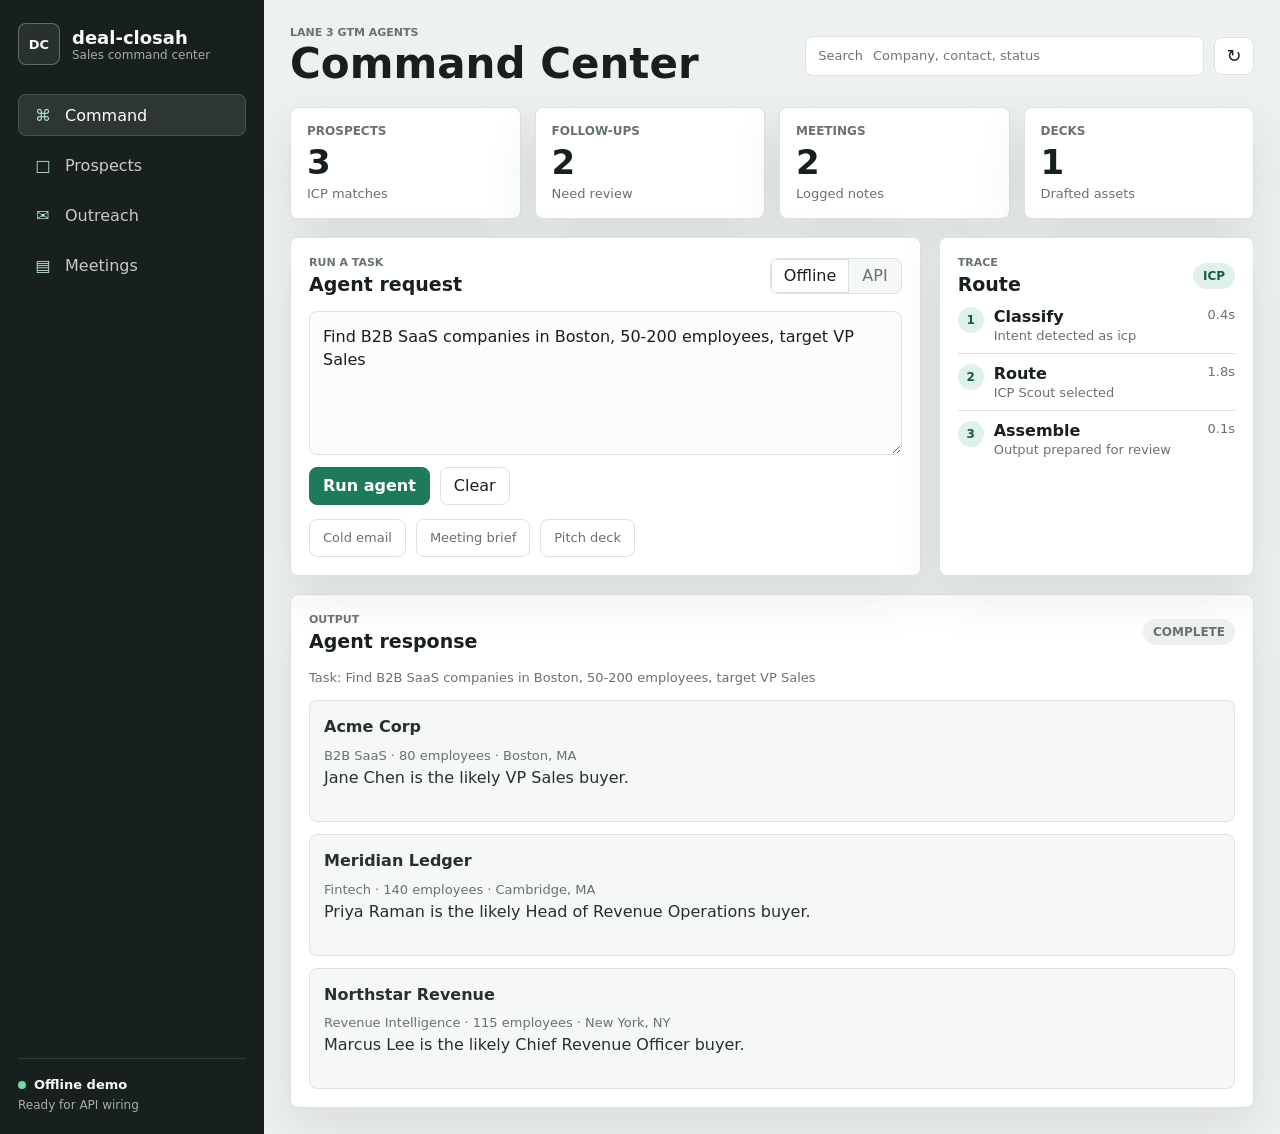
<file: app/index.html>
<!doctype html>
<html lang="en">
  <head>
    <meta charset="utf-8" />
    <meta name="viewport" content="width=device-width, initial-scale=1" />
    <title>deal-closah</title>
    <link rel="stylesheet" href="./styles.css" />
  </head>
  <body>
    <div class="app-shell">
      <aside class="sidebar" aria-label="Main navigation">
        <div class="brand">
          <div class="brand-mark">dc</div>
          <div>
            <div class="brand-name">deal-closah</div>
            <div class="brand-subtitle">Sales command center</div>
          </div>
        </div>

        <nav class="nav-list" aria-label="Workspace views">
          <button class="nav-item is-active" type="button" data-view="command" aria-label="Command center">
            <span class="nav-icon">⌘</span>
            <span>Command</span>
          </button>
          <button class="nav-item" type="button" data-view="prospects" aria-label="Prospects">
            <span class="nav-icon">□</span>
            <span>Prospects</span>
          </button>
          <button class="nav-item" type="button" data-view="outreach" aria-label="Outreach">
            <span class="nav-icon">✉</span>
            <span>Outreach</span>
          </button>
          <button class="nav-item" type="button" data-view="meetings" aria-label="Meetings and decks">
            <span class="nav-icon">▤</span>
            <span>Meetings</span>
          </button>
        </nav>

        <div class="sidebar-footer">
          <div class="run-mode">
            <span class="status-dot"></span>
            Offline demo
          </div>
          <div class="small-copy">Ready for API wiring</div>
        </div>
      </aside>

      <main class="workspace">
        <header class="topbar">
          <div>
            <p class="eyebrow">Lane 3 GTM agents</p>
            <h1 id="viewTitle">Command Center</h1>
          </div>
          <div class="topbar-actions">
            <label class="search-box">
              <span>Search</span>
              <input id="globalSearch" type="search" placeholder="Company, contact, status" />
            </label>
            <button class="icon-button" id="refreshData" type="button" aria-label="Refresh data" title="Refresh data">↻</button>
          </div>
        </header>

        <section class="view is-visible" id="commandView" data-title="Command Center">
          <div class="metrics-grid">
            <article class="metric-card">
              <span class="metric-label">Prospects</span>
              <strong id="metricProspects">0</strong>
              <span class="metric-note">ICP matches</span>
            </article>
            <article class="metric-card">
              <span class="metric-label">Follow-ups</span>
              <strong id="metricFollowups">0</strong>
              <span class="metric-note">Need review</span>
            </article>
            <article class="metric-card">
              <span class="metric-label">Meetings</span>
              <strong id="metricMeetings">0</strong>
              <span class="metric-note">Logged notes</span>
            </article>
            <article class="metric-card">
              <span class="metric-label">Decks</span>
              <strong id="metricDecks">0</strong>
              <span class="metric-note">Drafted assets</span>
            </article>
          </div>

          <div class="command-layout">
            <section class="task-panel" aria-labelledby="taskHeading">
              <div class="section-header">
                <div>
                  <p class="eyebrow">Run a task</p>
                  <h2 id="taskHeading">Agent request</h2>
                </div>
                <div class="segmented" role="group" aria-label="Run mode">
                  <button class="is-selected" type="button" data-mode="offline">Offline</button>
                  <button type="button" data-mode="api">API</button>
                </div>
              </div>

              <textarea id="taskInput" rows="5">Find B2B SaaS companies in Boston, 50-200 employees, target VP Sales</textarea>
              <div class="task-actions">
                <button class="primary-button" id="runTask" type="button">Run agent</button>
                <button class="secondary-button" id="clearTask" type="button">Clear</button>
              </div>

              <div class="prompt-row" aria-label="Example tasks">
                <button type="button" data-prompt="Write a cold email to Acme Corp, contact Jane Chen">Cold email</button>
                <button type="button" data-prompt="Generate pre-meeting brief for Meridian Ledger">Meeting brief</button>
                <button type="button" data-prompt="Build a pitch deck for Northstar Revenue">Pitch deck</button>
              </div>
            </section>

            <aside class="trace-panel" aria-label="Agent trace">
              <div class="section-header compact">
                <div>
                  <p class="eyebrow">Trace</p>
                  <h2>Route</h2>
                </div>
                <span class="pill" id="traceIntent">icp</span>
              </div>
              <ol class="trace-list" id="traceList"></ol>
            </aside>
          </div>

          <section class="result-panel" aria-labelledby="resultHeading">
            <div class="section-header">
              <div>
                <p class="eyebrow">Output</p>
                <h2 id="resultHeading">Agent response</h2>
              </div>
              <span class="pill muted" id="resultStatus">Idle</span>
            </div>
            <div class="result-body" id="resultBody"></div>
          </section>
        </section>

        <section class="view" id="prospectsView" data-title="Prospects">
          <div class="section-header">
            <div>
              <p class="eyebrow">ICP pipeline</p>
              <h2>Companies</h2>
            </div>
            <div class="filter-row">
              <select id="industryFilter" aria-label="Filter by industry">
                <option value="all">All industries</option>
              </select>
              <select id="sourceFilter" aria-label="Filter by source">
                <option value="all">All sources</option>
              </select>
            </div>
          </div>
          <div class="table-wrap">
            <table>
              <thead>
                <tr>
                  <th>Company</th>
                  <th>Industry</th>
                  <th>Size</th>
                  <th>Location</th>
                  <th>Decision maker</th>
                  <th>Source</th>
                </tr>
              </thead>
              <tbody id="prospectRows"></tbody>
            </table>
          </div>
        </section>

        <section class="view" id="outreachView" data-title="Outreach">
          <div class="section-header">
            <div>
              <p class="eyebrow">Human review queue</p>
              <h2>Messages</h2>
            </div>
            <div class="segmented" role="group" aria-label="Outreach status">
              <button class="is-selected" type="button" data-status="all">All</button>
              <button type="button" data-status="drafted">Drafts</button>
              <button type="button" data-status="followed_up">Follow-ups</button>
            </div>
          </div>
          <div class="outreach-grid" id="outreachCards"></div>
        </section>

        <section class="view" id="meetingsView" data-title="Meetings & Decks">
          <div class="meeting-layout">
            <section>
              <div class="section-header">
                <div>
                  <p class="eyebrow">Client history</p>
                  <h2>Meeting timeline</h2>
                </div>
              </div>
              <div class="timeline" id="meetingTimeline"></div>
            </section>

            <aside class="deck-panel" aria-label="Latest deck">
              <div class="section-header compact">
                <div>
                  <p class="eyebrow">Pitch assets</p>
                  <h2>Deck preview</h2>
                </div>
              </div>
              <div id="deckPreview"></div>
            </aside>
          </div>
        </section>
      </main>
    </div>

    <script src="./app.js"></script>
  </body>
</html>
</file>
<file: app/styles.css>
:root {
  color-scheme: light;
  --ink: #17201c;
  --muted: #68726e;
  --line: #dce3df;
  --panel: #ffffff;
  --panel-soft: #f6f8f6;
  --page: #eef2ef;
  --accent: #1f7a5b;
  --accent-strong: #155d45;
  --accent-soft: #dff1ea;
  --gold: #b77818;
  --red: #ad3e38;
  --blue: #356e9d;
  --shadow: 0 18px 50px rgba(25, 37, 32, 0.1);
}

* {
  box-sizing: border-box;
}

body {
  margin: 0;
  min-width: 320px;
  color: var(--ink);
  background: var(--page);
  font-family:
    Inter, ui-sans-serif, system-ui, -apple-system, BlinkMacSystemFont, "Segoe UI",
    sans-serif;
}

button,
input,
select,
textarea {
  font: inherit;
}

button {
  cursor: pointer;
}

.app-shell {
  display: grid;
  grid-template-columns: 264px minmax(0, 1fr);
  min-height: 100vh;
}

.sidebar {
  display: flex;
  flex-direction: column;
  gap: 28px;
  padding: 22px 18px;
  color: #f8fbf8;
  background: #17201c;
}

.brand {
  display: flex;
  align-items: center;
  gap: 12px;
  min-height: 44px;
}

.brand-mark {
  display: grid;
  width: 42px;
  height: 42px;
  place-items: center;
  border: 1px solid rgba(255, 255, 255, 0.28);
  border-radius: 8px;
  background: rgba(255, 255, 255, 0.08);
  font-size: 13px;
  font-weight: 800;
  text-transform: uppercase;
}

.brand-name {
  font-size: 18px;
  font-weight: 800;
}

.brand-subtitle,
.small-copy {
  color: rgba(248, 251, 248, 0.64);
  font-size: 12px;
}

.nav-list {
  display: grid;
  gap: 8px;
}

.nav-item {
  display: flex;
  align-items: center;
  gap: 10px;
  min-height: 42px;
  width: 100%;
  border: 1px solid transparent;
  border-radius: 8px;
  padding: 0 12px;
  color: rgba(248, 251, 248, 0.78);
  background: transparent;
  text-align: left;
}

.nav-item:hover,
.nav-item.is-active {
  color: #ffffff;
  border-color: rgba(255, 255, 255, 0.12);
  background: rgba(255, 255, 255, 0.1);
}

.nav-icon {
  display: grid;
  width: 24px;
  place-items: center;
  color: #b7dfd0;
}

.sidebar-footer {
  display: grid;
  gap: 6px;
  margin-top: auto;
  padding-top: 18px;
  border-top: 1px solid rgba(255, 255, 255, 0.12);
}

.run-mode {
  display: flex;
  align-items: center;
  gap: 8px;
  font-size: 13px;
  font-weight: 700;
}

.status-dot {
  width: 8px;
  height: 8px;
  border-radius: 999px;
  background: #70d7a6;
}

.workspace {
  min-width: 0;
  padding: 26px;
}

.topbar {
  display: flex;
  align-items: center;
  justify-content: space-between;
  gap: 16px;
  margin-bottom: 22px;
}

.eyebrow {
  margin: 0 0 4px;
  color: var(--muted);
  font-size: 11px;
  font-weight: 800;
  letter-spacing: 0;
  text-transform: uppercase;
}

h1,
h2,
h3,
p {
  margin-top: 0;
}

h1 {
  margin-bottom: 0;
  font-size: clamp(28px, 4vw, 42px);
  line-height: 1;
}

h2 {
  margin-bottom: 0;
  font-size: 19px;
}

.topbar-actions,
.filter-row,
.task-actions,
.prompt-row {
  display: flex;
  align-items: center;
  gap: 10px;
  flex-wrap: wrap;
}

.search-box {
  display: flex;
  align-items: center;
  gap: 8px;
  min-height: 40px;
  border: 1px solid var(--line);
  border-radius: 8px;
  padding: 0 12px;
  background: var(--panel);
  color: var(--muted);
  font-size: 13px;
}

.search-box input {
  width: min(32vw, 320px);
  min-width: 170px;
  border: 0;
  outline: 0;
  background: transparent;
  color: var(--ink);
}

.icon-button,
.primary-button,
.secondary-button,
.prompt-row button,
.segmented button {
  min-height: 38px;
  border-radius: 8px;
  border: 1px solid var(--line);
  padding: 0 13px;
  background: var(--panel);
  color: var(--ink);
}

.icon-button {
  width: 40px;
  padding: 0;
  font-size: 18px;
}

.primary-button {
  border-color: var(--accent);
  background: var(--accent);
  color: #ffffff;
  font-weight: 800;
}

.primary-button:hover {
  background: var(--accent-strong);
}

.secondary-button:hover,
.prompt-row button:hover,
.icon-button:hover {
  border-color: #b8c4bf;
  background: #f9fbfa;
}

.view {
  display: none;
}

.view.is-visible {
  display: block;
}

.metrics-grid {
  display: grid;
  grid-template-columns: repeat(4, minmax(0, 1fr));
  gap: 14px;
  margin-bottom: 18px;
}

.metric-card,
.task-panel,
.trace-panel,
.result-panel,
.deck-panel {
  border: 1px solid var(--line);
  border-radius: 8px;
  background: var(--panel);
  box-shadow: var(--shadow);
}

.metric-card {
  display: grid;
  gap: 6px;
  min-height: 112px;
  padding: 16px;
}

.metric-card strong {
  font-size: 34px;
  line-height: 1;
}

.metric-label {
  color: var(--muted);
  font-size: 12px;
  font-weight: 800;
  text-transform: uppercase;
}

.metric-note {
  color: var(--muted);
  font-size: 13px;
}

.command-layout,
.meeting-layout {
  display: grid;
  grid-template-columns: minmax(0, 1.6fr) minmax(300px, 0.8fr);
  gap: 18px;
  margin-bottom: 18px;
}

.task-panel,
.trace-panel,
.result-panel,
.deck-panel {
  padding: 18px;
}

.section-header {
  display: flex;
  align-items: center;
  justify-content: space-between;
  gap: 14px;
  margin-bottom: 16px;
}

.section-header.compact {
  margin-bottom: 12px;
}

.segmented {
  display: inline-flex;
  align-items: center;
  border: 1px solid var(--line);
  border-radius: 8px;
  overflow: hidden;
  background: var(--panel-soft);
}

.segmented button {
  min-height: 34px;
  border: 0;
  border-radius: 0;
  background: transparent;
  color: var(--muted);
}

.segmented button.is-selected {
  background: var(--panel);
  color: var(--ink);
  box-shadow: inset 0 0 0 1px var(--line);
}

textarea {
  display: block;
  width: 100%;
  min-height: 132px;
  resize: vertical;
  border: 1px solid var(--line);
  border-radius: 8px;
  padding: 13px;
  color: var(--ink);
  background: #fbfcfb;
  line-height: 1.45;
}

.task-actions {
  margin-top: 12px;
}

.prompt-row {
  margin-top: 14px;
}

.prompt-row button {
  color: var(--muted);
  font-size: 13px;
}

.trace-list {
  display: grid;
  gap: 10px;
  margin: 0;
  padding: 0;
  list-style: none;
}

.trace-list li {
  display: grid;
  grid-template-columns: 26px minmax(0, 1fr) auto;
  gap: 10px;
  align-items: start;
  min-height: 46px;
  border-bottom: 1px solid var(--line);
  padding-bottom: 10px;
}

.trace-list li:last-child {
  border-bottom: 0;
  padding-bottom: 0;
}

.trace-step {
  display: grid;
  width: 26px;
  height: 26px;
  place-items: center;
  border-radius: 999px;
  background: var(--accent-soft);
  color: var(--accent-strong);
  font-size: 12px;
  font-weight: 900;
}

.trace-title {
  margin-bottom: 2px;
  font-weight: 800;
}

.trace-detail,
.result-meta,
.card-meta {
  color: var(--muted);
  font-size: 13px;
}

.pill {
  display: inline-flex;
  align-items: center;
  min-height: 26px;
  border-radius: 999px;
  padding: 0 10px;
  background: var(--accent-soft);
  color: var(--accent-strong);
  font-size: 12px;
  font-weight: 800;
  text-transform: uppercase;
}

.pill.muted {
  background: #edf0ee;
  color: var(--muted);
}

.result-body {
  display: grid;
  gap: 12px;
  min-height: 170px;
  color: #26302c;
  line-height: 1.55;
}

.result-card {
  border: 1px solid var(--line);
  border-radius: 8px;
  padding: 14px;
  background: var(--panel-soft);
}

.result-card h3 {
  margin-bottom: 6px;
  font-size: 16px;
}

.table-wrap {
  overflow: auto;
  border: 1px solid var(--line);
  border-radius: 8px;
  background: var(--panel);
  box-shadow: var(--shadow);
}

table {
  width: 100%;
  min-width: 860px;
  border-collapse: collapse;
}

th,
td {
  border-bottom: 1px solid var(--line);
  padding: 13px 14px;
  text-align: left;
  vertical-align: top;
}

th {
  color: var(--muted);
  background: #f7f9f8;
  font-size: 12px;
  text-transform: uppercase;
}

td {
  font-size: 14px;
}

tr:last-child td {
  border-bottom: 0;
}

select {
  min-height: 38px;
  border: 1px solid var(--line);
  border-radius: 8px;
  padding: 0 12px;
  background: var(--panel);
  color: var(--ink);
}

.company-cell {
  display: grid;
  gap: 4px;
}

.company-cell a {
  color: var(--accent-strong);
  font-weight: 800;
  text-decoration: none;
}

.outreach-grid {
  display: grid;
  grid-template-columns: repeat(3, minmax(0, 1fr));
  gap: 14px;
}

.message-card {
  display: grid;
  gap: 12px;
  border: 1px solid var(--line);
  border-radius: 8px;
  padding: 16px;
  background: var(--panel);
  box-shadow: var(--shadow);
}

.message-card h3 {
  margin-bottom: 2px;
  font-size: 17px;
}

.message-body {
  color: #2f3a35;
  font-size: 14px;
  line-height: 1.5;
}

.status-row {
  display: flex;
  justify-content: space-between;
  gap: 10px;
  align-items: center;
}

.timeline {
  display: grid;
  gap: 12px;
}

.timeline-item {
  display: grid;
  grid-template-columns: 108px minmax(0, 1fr);
  gap: 14px;
  border: 1px solid var(--line);
  border-radius: 8px;
  padding: 14px;
  background: var(--panel);
  box-shadow: var(--shadow);
}

.timeline-date {
  color: var(--muted);
  font-size: 13px;
  font-weight: 800;
}

.timeline-item h3 {
  margin-bottom: 6px;
  font-size: 17px;
}

.action-list {
  display: flex;
  gap: 8px;
  flex-wrap: wrap;
  margin-top: 10px;
}

.action-list span {
  border-radius: 999px;
  padding: 5px 9px;
  background: #edf3f7;
  color: var(--blue);
  font-size: 12px;
  font-weight: 700;
}

.deck-slide {
  border: 1px solid var(--line);
  border-radius: 8px;
  padding: 14px;
  background: #fbfcfb;
}

.deck-slide + .deck-slide {
  margin-top: 10px;
}

.slide-number {
  color: var(--gold);
  font-size: 12px;
  font-weight: 900;
  text-transform: uppercase;
}

.empty-state {
  border: 1px dashed #b8c4bf;
  border-radius: 8px;
  padding: 22px;
  color: var(--muted);
  background: rgba(255, 255, 255, 0.52);
  text-align: center;
}

@media (max-width: 1080px) {
  .app-shell {
    grid-template-columns: 84px minmax(0, 1fr);
  }

  .brand {
    justify-content: center;
  }

  .brand > div:last-child,
  .nav-item span:last-child,
  .sidebar-footer {
    display: none;
  }

  .nav-item {
    justify-content: center;
    padding: 0;
  }

  .metrics-grid,
  .outreach-grid {
    grid-template-columns: repeat(2, minmax(0, 1fr));
  }

  .command-layout,
  .meeting-layout {
    grid-template-columns: 1fr;
  }
}

@media (max-width: 720px) {
  .app-shell {
    display: block;
  }

  .sidebar {
    position: sticky;
    top: 0;
    z-index: 10;
    display: block;
    padding: 10px;
  }

  .brand,
  .sidebar-footer {
    display: none;
  }

  .nav-list {
    grid-template-columns: repeat(4, minmax(0, 1fr));
  }

  .nav-item {
    min-height: 42px;
  }

  .workspace {
    padding: 18px 14px 28px;
  }

  .topbar,
  .section-header {
    align-items: stretch;
    flex-direction: column;
  }

  .topbar-actions,
  .search-box,
  .search-box input,
  .filter-row,
  .segmented,
  .task-actions,
  .task-actions button {
    width: 100%;
  }

  .segmented button {
    flex: 1;
  }

  .metrics-grid,
  .outreach-grid {
    grid-template-columns: 1fr;
  }

  .timeline-item {
    grid-template-columns: 1fr;
  }
}
</file>
